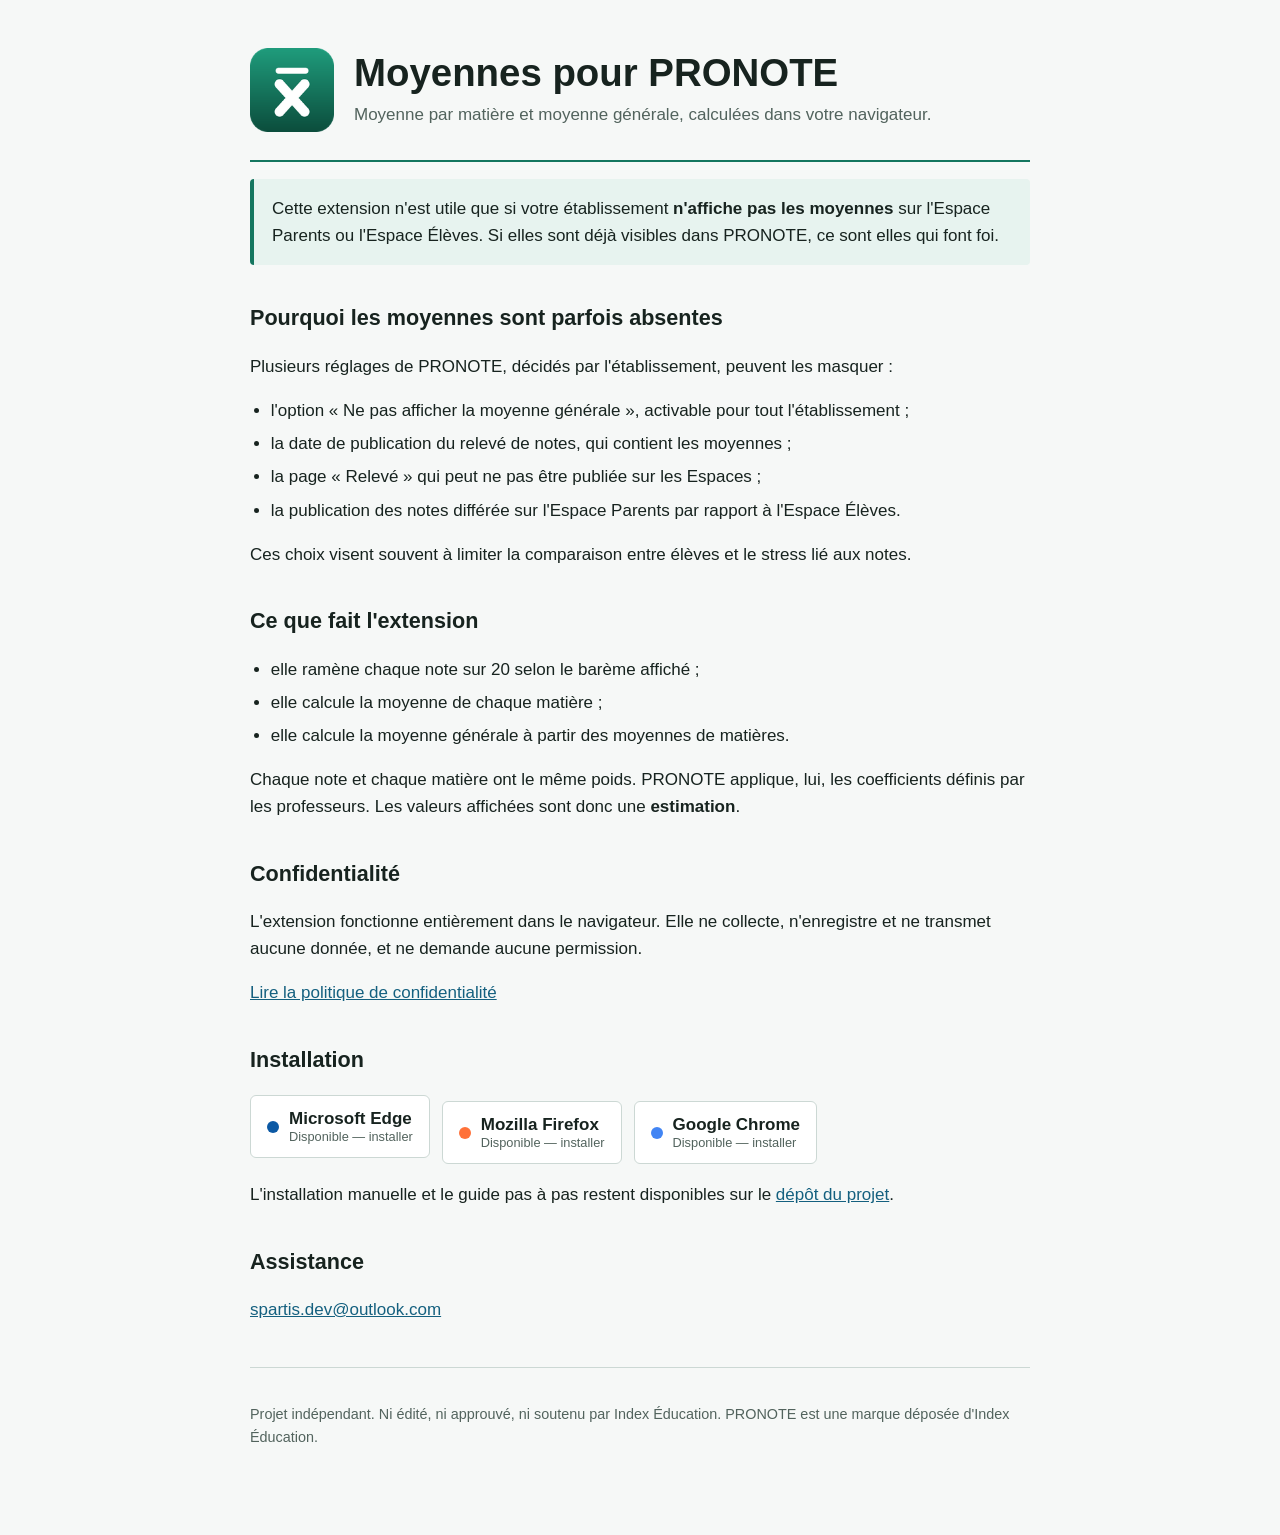
<file: docs/index.html>
<!doctype html>
<html lang="fr">
<head>
  <meta charset="utf-8">
  <meta name="viewport" content="width=device-width, initial-scale=1">
  <title>Moyennes pour PRONOTE</title>
  <meta name="description" content="Extension navigateur qui calcule la moyenne par matière et la moyenne générale dans PRONOTE lorsque l'établissement ne les affiche pas.">
  <link rel="icon" href="icon-128.png">
  <style>
    :root {
      color-scheme: light;
      --ink: #17231f;
      --muted: #52635d;
      --green: #14765f;
      --green-soft: #e7f3ef;
      --line: #ccd8d4;
    }

    * { box-sizing: border-box; }

    body {
      margin: 0;
      color: var(--ink);
      background: #f6f8f7;
      font-family: "Segoe UI", Candara, sans-serif;
      font-size: 17px;
      line-height: 1.6;
    }

    main {
      width: min(780px, calc(100% - 32px));
      margin: 0 auto;
      padding: 48px 0 72px;
    }

    header {
      display: flex;
      align-items: center;
      gap: 20px;
      padding-bottom: 28px;
      border-bottom: 2px solid var(--green);
    }

    header img { width: 84px; height: 84px; }

    h1 {
      margin: 0;
      font-size: 2.4rem;
      line-height: 1.1;
    }

    .tagline { margin: 6px 0 0; color: var(--muted); }

    h2 {
      margin: 36px 0 12px;
      font-size: 1.35rem;
    }

    ul { padding-left: 1.3rem; }
    li + li { margin-top: 6px; }

    .note {
      padding: 16px 18px;
      background: var(--green-soft);
      border-left: 4px solid var(--green);
      border-radius: 4px;
    }

    .stores {
      display: flex;
      flex-wrap: wrap;
      gap: 12px;
      margin: 18px 0 8px;
      padding: 0;
      list-style: none;
    }

    .store {
      display: flex;
      align-items: center;
      gap: 10px;
      padding: 12px 16px;
      background: #ffffff;
      border: 1px solid var(--line);
      border-radius: 6px;
      text-decoration: none;
      color: var(--ink);
    }

    a.store:hover {
      border-color: var(--green);
      box-shadow: 0 2px 8px rgb(20 118 95 / 14%);
    }

    .store span {
      display: block;
      font-weight: 600;
      line-height: 1.25;
    }

    .store small {
      display: block;
      color: var(--muted);
      font-size: 0.8rem;
      font-weight: 400;
    }

    .store .dot {
      width: 12px;
      height: 12px;
      flex: 0 0 auto;
      border-radius: 50%;
    }

    .store.is-pending {
      background: #f1f4f3;
    }

    a { color: #14607f; }

    footer {
      margin-top: 44px;
      padding-top: 20px;
      border-top: 1px solid var(--line);
      color: var(--muted);
      font-size: 0.9rem;
    }
  </style>
</head>
<body>
  <main>
    <header>
      <img src="icon-128.png" alt="">
      <div>
        <h1>Moyennes pour PRONOTE</h1>
        <p class="tagline">Moyenne par matière et moyenne générale, calculées dans votre navigateur.</p>
      </div>
    </header>

    <p class="note">Cette extension n'est utile que si votre établissement <strong>n'affiche pas les moyennes</strong> sur l'Espace Parents ou l'Espace Élèves. Si elles sont déjà visibles dans PRONOTE, ce sont elles qui font foi.</p>

    <h2>Pourquoi les moyennes sont parfois absentes</h2>
    <p>Plusieurs réglages de PRONOTE, décidés par l'établissement, peuvent les masquer :</p>
    <ul>
      <li>l'option « Ne pas afficher la moyenne générale », activable pour tout l'établissement ;</li>
      <li>la date de publication du relevé de notes, qui contient les moyennes ;</li>
      <li>la page « Relevé » qui peut ne pas être publiée sur les Espaces ;</li>
      <li>la publication des notes différée sur l'Espace Parents par rapport à l'Espace Élèves.</li>
    </ul>
    <p>Ces choix visent souvent à limiter la comparaison entre élèves et le stress lié aux notes.</p>

    <h2>Ce que fait l'extension</h2>
    <ul>
      <li>elle ramène chaque note sur 20 selon le barème affiché ;</li>
      <li>elle calcule la moyenne de chaque matière ;</li>
      <li>elle calcule la moyenne générale à partir des moyennes de matières.</li>
    </ul>
    <p>Chaque note et chaque matière ont le même poids. PRONOTE applique, lui, les coefficients définis par les professeurs. Les valeurs affichées sont donc une <strong>estimation</strong>.</p>

    <h2>Confidentialité</h2>
    <p>L'extension fonctionne entièrement dans le navigateur. Elle ne collecte, n'enregistre et ne transmet aucune donnée, et ne demande aucune permission.</p>
    <p><a href="confidentialite.html">Lire la politique de confidentialité</a></p>

    <h2>Installation</h2>
    <ul class="stores">
      <li>
        <a class="store" href="https://microsoftedge.microsoft.com/addons/detail/moyennes-pour-pronote/ojbadlllbkeffagbklaklijmbplaiaaa">
          <span class="dot" style="background:#0C59A4"></span>
          <span>Microsoft Edge<small>Disponible — installer</small></span>
        </a>
      </li>
      <li>
        <a class="store" href="https://addons.mozilla.org/fr/firefox/addon/moyennes-pour-pronote/">
          <span class="dot" style="background:#FF7139"></span>
          <span>Mozilla Firefox<small>Disponible — installer</small></span>
        </a>
      </li>
      <li>
        <a class="store" href="https://chromewebstore.google.com/detail/moyennes-pour-pronote/lifbhekomedcmnpkgbcicjodhcfbdoei">
          <span class="dot" style="background:#4285F4"></span>
          <span>Google Chrome<small>Disponible — installer</small></span>
        </a>
      </li>
    </ul>
    <p>L'installation manuelle et le guide pas à pas restent disponibles sur le <a href="https://github.com/SpartisPerso/moyennes-pour-pronote">dépôt du projet</a>.</p>

    <h2>Assistance</h2>
    <p><a href="mailto:spartis.dev@outlook.com">spartis.dev@outlook.com</a></p>

    <footer>
      <p>Projet indépendant. Ni édité, ni approuvé, ni soutenu par Index Éducation. PRONOTE est une marque déposée d'Index Éducation.</p>
    </footer>
  </main>
</body>
</html>
</file>
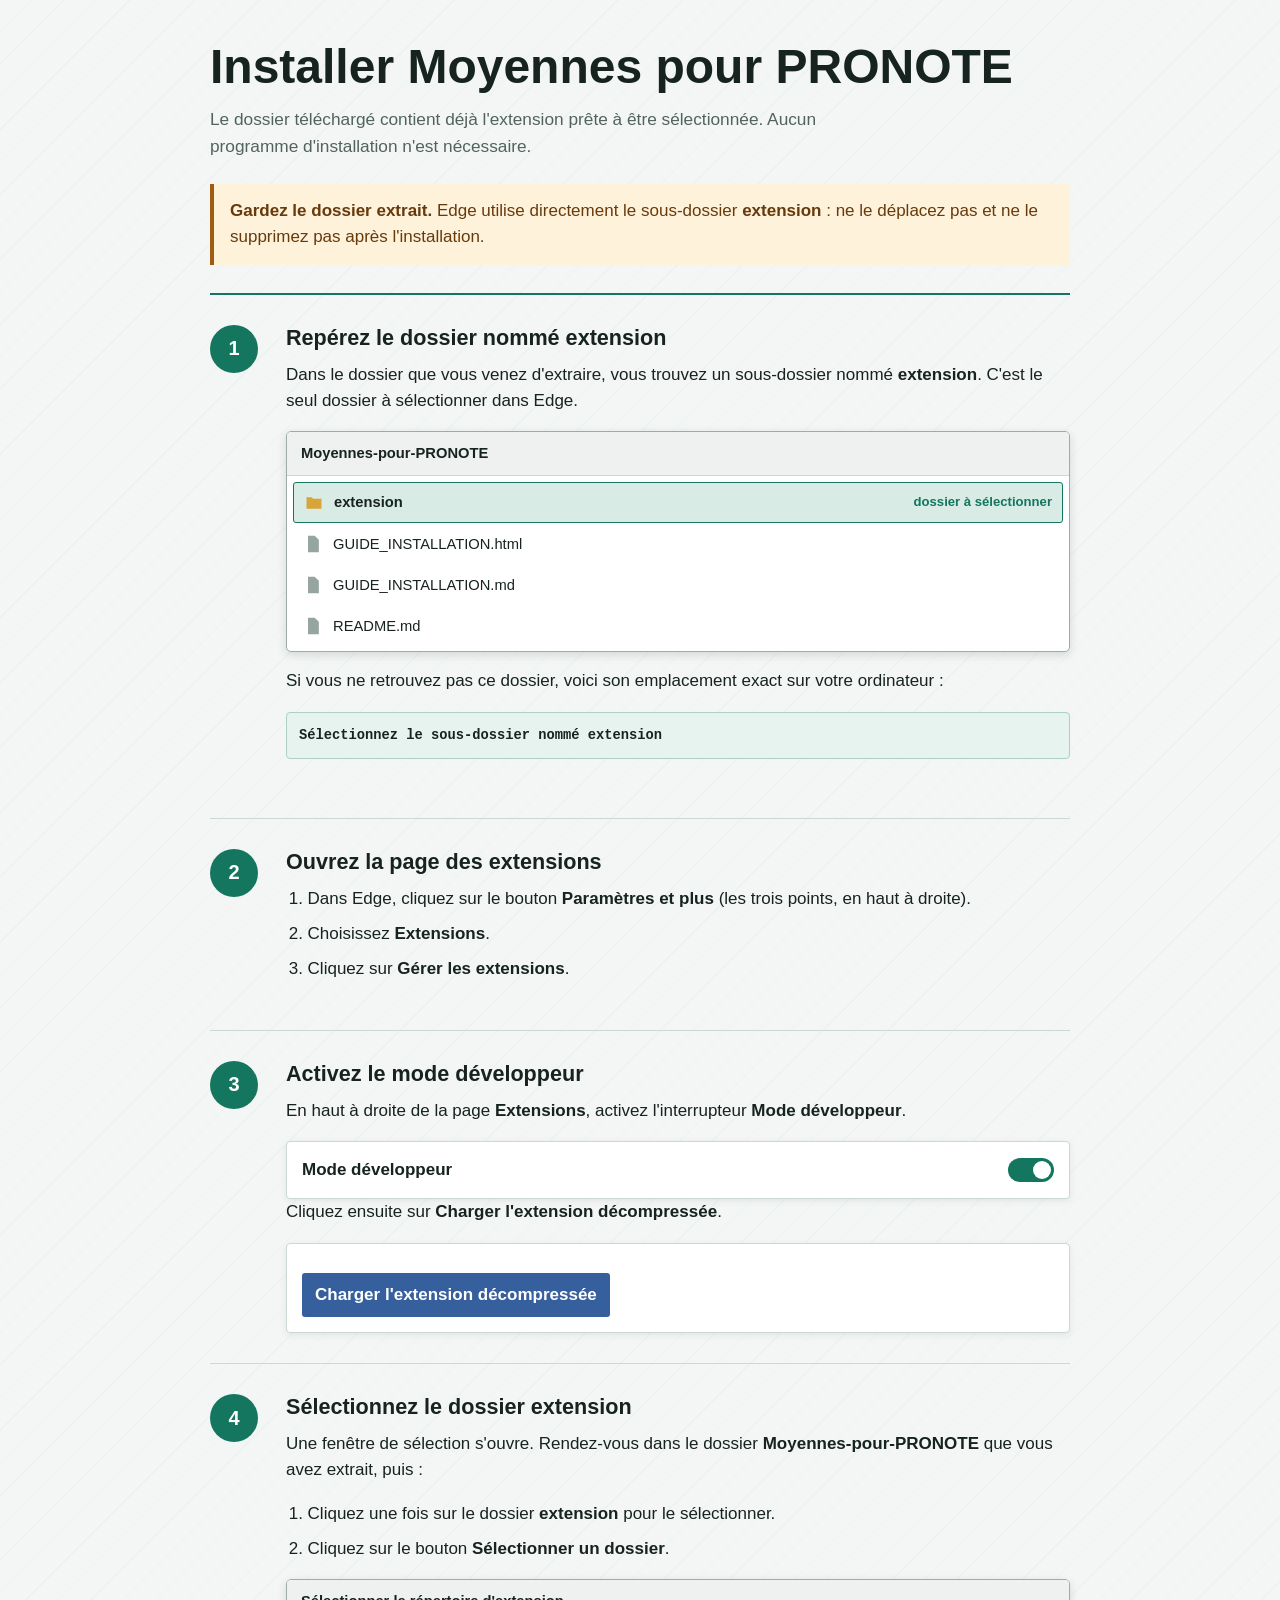
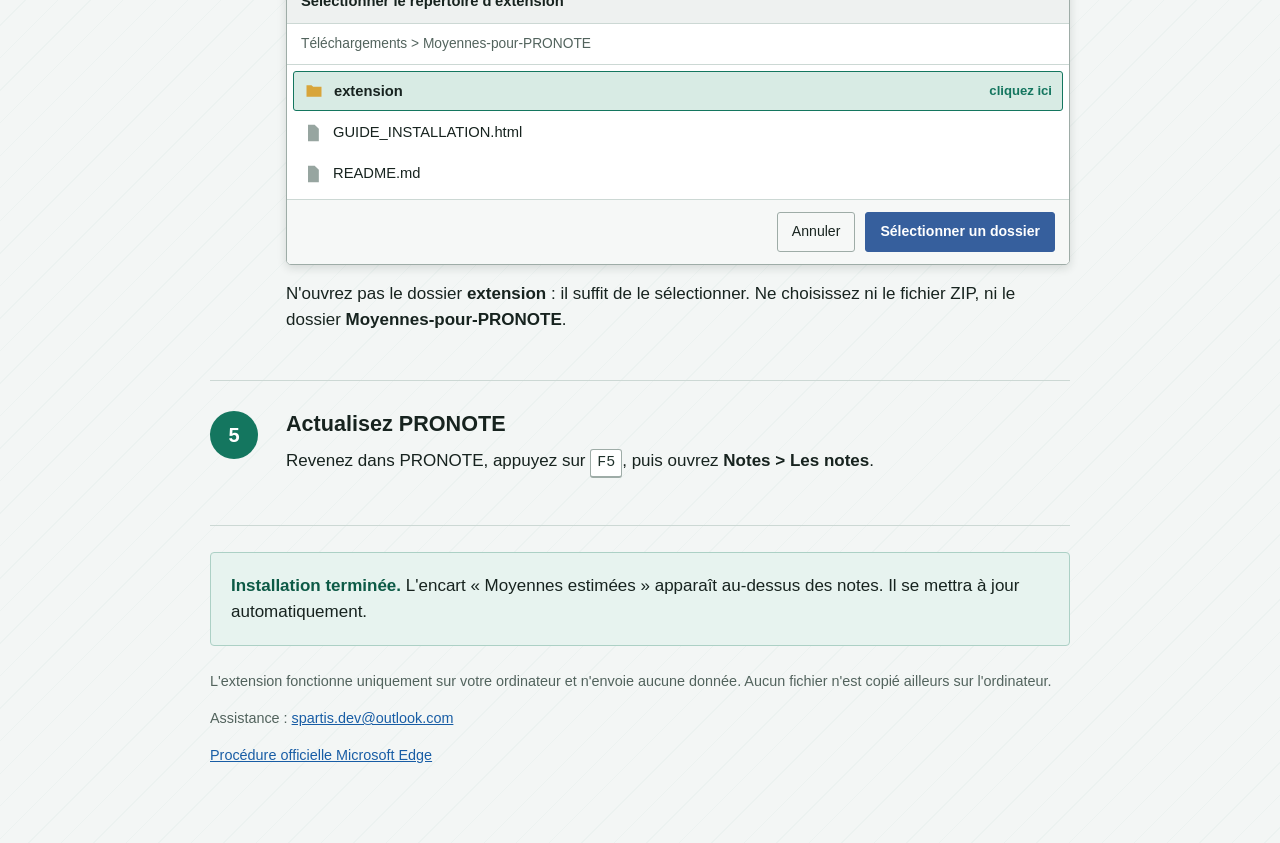
<file: GUIDE_INSTALLATION.html>
<!doctype html>
<html lang="fr">
<head>
  <meta charset="utf-8">
  <meta name="viewport" content="width=device-width, initial-scale=1">
  <title>Installer Moyennes pour PRONOTE</title>
  <style>
    :root {
      color-scheme: light;
      --ink: #17231f;
      --muted: #52635d;
      --green: #14765f;
      --green-soft: #e7f3ef;
      --amber: #a05a12;
      --amber-soft: #fff2db;
      --line: #ccd8d4;
      --paper: #ffffff;
    }

    * {
      box-sizing: border-box;
      letter-spacing: 0;
    }

    body {
      margin: 0;
      color: var(--ink);
      background-color: #f3f6f5;
      background-image: repeating-linear-gradient(135deg, transparent 0 22px, rgb(20 118 95 / 3%) 22px 23px);
      font-family: Candara, "Segoe UI", sans-serif;
      font-size: 17px;
      line-height: 1.55;
    }

    main {
      width: min(860px, calc(100% - 32px));
      margin: 0 auto;
      padding: 42px 0 64px;
    }

    header {
      padding: 0 0 28px;
      border-bottom: 2px solid var(--green);
    }

    h1,
    h2 {
      font-family: Bahnschrift, "Segoe UI Variable", sans-serif;
      font-weight: 650;
    }

    h1 {
      margin: 0;
      font-size: 3rem;
      line-height: 1.05;
    }

    .intro {
      max-width: 650px;
      margin: 14px 0 0;
      color: var(--muted);
      font-size: 1.08rem;
    }

    .notice {
      margin: 24px 0 0;
      padding: 14px 16px;
      color: #673a0c;
      background: var(--amber-soft);
      border-left: 4px solid var(--amber);
    }

    .step {
      display: grid;
      grid-template-columns: 58px minmax(0, 1fr);
      gap: 18px;
      padding: 30px 0;
      border-bottom: 1px solid var(--line);
    }

    .number {
      display: grid;
      width: 48px;
      height: 48px;
      place-items: center;
      color: #ffffff;
      background: var(--green);
      border-radius: 50%;
      font-family: Bahnschrift, sans-serif;
      font-size: 1.25rem;
      font-weight: 700;
    }

    h2 {
      margin: 0 0 10px;
      font-size: 1.35rem;
      line-height: 1.25;
    }

    p,
    ol {
      margin-top: 0;
    }

    ol {
      padding-left: 1.35rem;
    }

    li + li {
      margin-top: 9px;
    }

    .mock {
      margin-top: 16px;
      padding: 15px;
      background: var(--paper);
      border: 1px solid var(--line);
      border-radius: 4px;
      box-shadow: 0 2px 7px rgb(23 35 31 / 8%);
    }

    .mock-row {
      display: flex;
      align-items: center;
      justify-content: space-between;
      gap: 16px;
      font-weight: 700;
    }

    .switch {
      position: relative;
      flex: 0 0 auto;
      width: 46px;
      height: 24px;
      background: var(--green);
      border-radius: 20px;
    }

    .switch::after {
      position: absolute;
      top: 3px;
      right: 3px;
      width: 18px;
      height: 18px;
      content: "";
      background: #ffffff;
      border-radius: 50%;
    }

    .mock-button {
      display: inline-block;
      margin-top: 14px;
      padding: 9px 13px;
      color: #ffffff;
      background: #365f9d;
      border-radius: 3px;
      font-weight: 700;
    }

    .folder-tree {
      margin: 16px 0;
      padding: 14px 16px;
      overflow-wrap: anywhere;
      color: #20322c;
      background: var(--paper);
      border: 1px solid var(--line);
      border-radius: 4px;
      font-family: Consolas, monospace;
      font-size: 0.9rem;
      line-height: 1.7;
    }

    .folder-tree strong {
      color: var(--green);
    }

    .picker {
      margin: 16px 0;
      overflow: hidden;
      background: var(--paper);
      border: 1px solid #9eaca7;
      border-radius: 5px;
      box-shadow: 0 3px 10px rgb(23 35 31 / 14%);
      font-size: 0.92rem;
    }

    .picker-title {
      padding: 10px 14px;
      background: #eef1f0;
      border-bottom: 1px solid var(--line);
      font-weight: 700;
    }

    .picker-path {
      padding: 9px 14px;
      color: var(--muted);
      border-bottom: 1px solid var(--line);
      font-size: 0.86rem;
      overflow-wrap: anywhere;
    }

    .picker-list {
      margin: 0;
      padding: 6px;
      list-style: none;
    }

    .picker-item {
      display: flex;
      align-items: center;
      gap: 10px;
      padding: 8px 10px;
      border-radius: 3px;
      overflow-wrap: anywhere;
    }

    .picker-item + .picker-item {
      margin-top: 2px;
    }

    .picker-item.is-selected {
      background: #d8ebe4;
      border: 1px solid var(--green);
      font-weight: 700;
    }

    .picker-item svg {
      flex: 0 0 auto;
      width: 20px;
      height: 20px;
    }

    .icon-folder {
      fill: #d8a53a;
    }

    .icon-file {
      fill: #97a5a0;
    }

    .picker-note {
      margin-left: auto;
      color: var(--green);
      font-size: 0.82rem;
      font-weight: 700;
      white-space: nowrap;
    }

    .picker-actions {
      display: flex;
      justify-content: flex-end;
      gap: 10px;
      padding: 12px 14px;
      background: #f6f8f7;
      border-top: 1px solid var(--line);
    }

    .picker-actions span {
      padding: 8px 14px;
      border: 1px solid #9eaca7;
      border-radius: 3px;
      font-size: 0.88rem;
    }

    .picker-actions .is-primary {
      color: #ffffff;
      background: #365f9d;
      border-color: #365f9d;
      font-weight: 700;
    }

    .path-box {
      display: grid;
      grid-template-columns: minmax(0, 1fr) auto;
      align-items: center;
      gap: 12px;
      padding: 12px;
      background: var(--green-soft);
      border: 1px solid #acd0c5;
      border-radius: 4px;
    }

    .path-value {
      min-width: 0;
      overflow-wrap: anywhere;
      font-family: Consolas, monospace;
      font-size: 0.86rem;
      font-weight: 700;
    }

    .copy-button {
      padding: 10px 13px;
      color: #ffffff;
      background: var(--green);
      border: 0;
      border-radius: 3px;
      cursor: pointer;
      font: inherit;
      font-weight: 700;
    }

    .copy-button:hover {
      background: #0d5a46;
    }

    .copy-status {
      min-height: 1.5em;
      margin: 7px 0 0;
      color: #0d5a46;
      font-size: 0.9rem;
      font-weight: 700;
    }

    kbd {
      display: inline-block;
      min-width: 1.8em;
      padding: 1px 6px;
      color: #20322c;
      background: #ffffff;
      border: 1px solid #9eaca7;
      border-bottom-width: 2px;
      border-radius: 3px;
      font-family: Consolas, monospace;
      font-size: 0.88em;
      text-align: center;
    }

    .success {
      margin-top: 26px;
      padding: 20px;
      background: var(--green-soft);
      border: 1px solid #acd0c5;
      border-radius: 4px;
    }

    .success strong {
      color: #0d5a46;
    }

    footer {
      padding-top: 24px;
      color: var(--muted);
      font-size: 0.9rem;
    }

    a {
      color: #185da5;
    }

    @media (max-width: 560px) {
      main {
        width: min(100% - 24px, 860px);
        padding-top: 28px;
      }

      .step {
        grid-template-columns: 42px minmax(0, 1fr);
        gap: 12px;
      }

      .number {
        width: 38px;
        height: 38px;
        font-size: 1rem;
      }

      h1 {
        font-size: 2.2rem;
      }

      .path-box {
        grid-template-columns: 1fr;
      }

      .copy-button {
        width: 100%;
      }
    }
  </style>
</head>
<body>
  <main>
    <header>
      <h1>Installer Moyennes pour PRONOTE</h1>
      <p class="intro">Le dossier téléchargé contient déjà l'extension prête à être sélectionnée. Aucun programme d'installation n'est nécessaire.</p>
      <div class="notice"><strong>Gardez le dossier extrait.</strong> Edge utilise directement le sous-dossier <strong>extension</strong> : ne le déplacez pas et ne le supprimez pas après l'installation.</div>
    </header>

    <section class="step">
      <div class="number">1</div>
      <div>
        <h2>Repérez le dossier nommé extension</h2>
        <p>Dans le dossier que vous venez d'extraire, vous trouvez un sous-dossier nommé <strong>extension</strong>. C'est le seul dossier à sélectionner dans Edge.</p>
        <div class="picker" aria-label="Exemple du contenu du dossier extrait">
          <div class="picker-title">Moyennes-pour-PRONOTE</div>
          <ul class="picker-list">
            <li class="picker-item is-selected">
              <svg class="icon-folder" viewBox="0 0 24 24" aria-hidden="true"><path d="M3 5h6l2 2h10v12H3z"/></svg>
              <span>extension</span>
              <span class="picker-note">dossier à sélectionner</span>
            </li>
            <li class="picker-item">
              <svg class="icon-file" viewBox="0 0 24 24" aria-hidden="true"><path d="M6 2h8l5 5v15H6z"/></svg>
              <span>GUIDE_INSTALLATION.html</span>
            </li>
            <li class="picker-item">
              <svg class="icon-file" viewBox="0 0 24 24" aria-hidden="true"><path d="M6 2h8l5 5v15H6z"/></svg>
              <span>GUIDE_INSTALLATION.md</span>
            </li>
            <li class="picker-item">
              <svg class="icon-file" viewBox="0 0 24 24" aria-hidden="true"><path d="M6 2h8l5 5v15H6z"/></svg>
              <span>README.md</span>
            </li>
          </ul>
        </div>
        <p>Si vous ne retrouvez pas ce dossier, voici son emplacement exact sur votre ordinateur :</p>
        <div class="path-box">
          <span class="path-value" id="extension-path">Sous-dossier extension</span>
          <button class="copy-button" id="copy-path" type="button">Copier le chemin</button>
        </div>
        <p class="copy-status" id="copy-status" aria-live="polite"></p>
      </div>
    </section>

    <section class="step">
      <div class="number">2</div>
      <div>
        <h2>Ouvrez la page des extensions</h2>
        <ol>
          <li>Dans Edge, cliquez sur le bouton <strong>Paramètres et plus</strong> (les trois points, en haut à droite).</li>
          <li>Choisissez <strong>Extensions</strong>.</li>
          <li>Cliquez sur <strong>Gérer les extensions</strong>.</li>
        </ol>
      </div>
    </section>

    <section class="step">
      <div class="number">3</div>
      <div>
        <h2>Activez le mode développeur</h2>
        <p>En haut à droite de la page <strong>Extensions</strong>, activez l'interrupteur <strong>Mode développeur</strong>.</p>
        <div class="mock" aria-label="Exemple visuel du mode développeur activé">
          <div class="mock-row"><span>Mode développeur</span><span class="switch" aria-hidden="true"></span></div>
        </div>
        <p>Cliquez ensuite sur <strong>Charger l'extension décompressée</strong>.</p>
        <div class="mock" aria-label="Exemple visuel du bouton à utiliser">
          <span class="mock-button">Charger l'extension décompressée</span>
        </div>
      </div>
    </section>

    <section class="step">
      <div class="number">4</div>
      <div>
        <h2>Sélectionnez le dossier extension</h2>
        <p>Une fenêtre de sélection s'ouvre. Rendez-vous dans le dossier <strong>Moyennes-pour-PRONOTE</strong> que vous avez extrait, puis :</p>
        <ol>
          <li>Cliquez une fois sur le dossier <strong>extension</strong> pour le sélectionner.</li>
          <li>Cliquez sur le bouton <strong>Sélectionner un dossier</strong>.</li>
        </ol>
        <div class="picker" aria-label="Exemple de la fenêtre de sélection de dossier">
          <div class="picker-title">Sélectionner le répertoire d'extension</div>
          <div class="picker-path">Téléchargements &gt; Moyennes-pour-PRONOTE</div>
          <ul class="picker-list">
            <li class="picker-item is-selected">
              <svg class="icon-folder" viewBox="0 0 24 24" aria-hidden="true"><path d="M3 5h6l2 2h10v12H3z"/></svg>
              <span>extension</span>
              <span class="picker-note">cliquez ici</span>
            </li>
            <li class="picker-item">
              <svg class="icon-file" viewBox="0 0 24 24" aria-hidden="true"><path d="M6 2h8l5 5v15H6z"/></svg>
              <span>GUIDE_INSTALLATION.html</span>
            </li>
            <li class="picker-item">
              <svg class="icon-file" viewBox="0 0 24 24" aria-hidden="true"><path d="M6 2h8l5 5v15H6z"/></svg>
              <span>README.md</span>
            </li>
          </ul>
          <div class="picker-actions">
            <span>Annuler</span>
            <span class="is-primary">Sélectionner un dossier</span>
          </div>
        </div>
        <p>N'ouvrez pas le dossier <strong>extension</strong> : il suffit de le sélectionner. Ne choisissez ni le fichier ZIP, ni le dossier <strong>Moyennes-pour-PRONOTE</strong>.</p>
      </div>
    </section>

    <section class="step">
      <div class="number">5</div>
      <div>
        <h2>Actualisez PRONOTE</h2>
        <p>Revenez dans PRONOTE, appuyez sur <kbd>F5</kbd>, puis ouvrez <strong>Notes &gt; Les notes</strong>.</p>
      </div>
    </section>

    <div class="success">
      <strong>Installation terminée.</strong> L'encart « Moyennes estimées » apparaît au-dessus des notes. Il se mettra à jour automatiquement.
    </div>

    <footer>
      <p>L'extension fonctionne uniquement sur votre ordinateur et n'envoie aucune donnée. Aucun fichier n'est copié ailleurs sur l'ordinateur.</p>
      <p>Assistance : <a href="mailto:spartis.dev@outlook.com">spartis.dev@outlook.com</a></p>
      <p><a href="https://learn.microsoft.com/microsoft-edge/extensions/getting-started/extension-sideloading">Procédure officielle Microsoft Edge</a></p>
    </footer>
  </main>
  <script>
    const pathValue = document.getElementById("extension-path");
    const copyButton = document.getElementById("copy-path");
    const copyStatus = document.getElementById("copy-status");

    function extensionFolderPath() {
      if (location.protocol !== "file:") {
        return "";
      }

      const guidePath = decodeURIComponent(location.pathname)
        .replace(/^\/([A-Za-z]:)/, "$1")
        .replaceAll("/", "\\");
      return `${guidePath.slice(0, guidePath.lastIndexOf("\\"))}\\extension`;
    }

    async function copyText(value) {
      try {
        await navigator.clipboard.writeText(value);
      } catch {
        const textArea = document.createElement("textarea");
        textArea.value = value;
        textArea.style.position = "fixed";
        textArea.style.opacity = "0";
        document.body.append(textArea);
        textArea.select();
        const copied = document.execCommand("copy");
        textArea.remove();
        if (!copied) {
          throw new Error("copy failed");
        }
      }
    }

    const extensionPath = extensionFolderPath();
    if (extensionPath) {
      pathValue.textContent = extensionPath;
      copyButton.addEventListener("click", async () => {
        try {
          await copyText(extensionPath);
          copyStatus.textContent = "Chemin copié. Collez-le dans la barre d'adresse de la fenêtre de sélection.";
        } catch {
          copyStatus.textContent = "Copie impossible : sélectionnez manuellement le sous-dossier extension.";
        }
      });
    } else {
      pathValue.textContent = "Sélectionnez le sous-dossier nommé extension";
      copyButton.hidden = true;
    }
  </script>
</body>
</html>
</file>
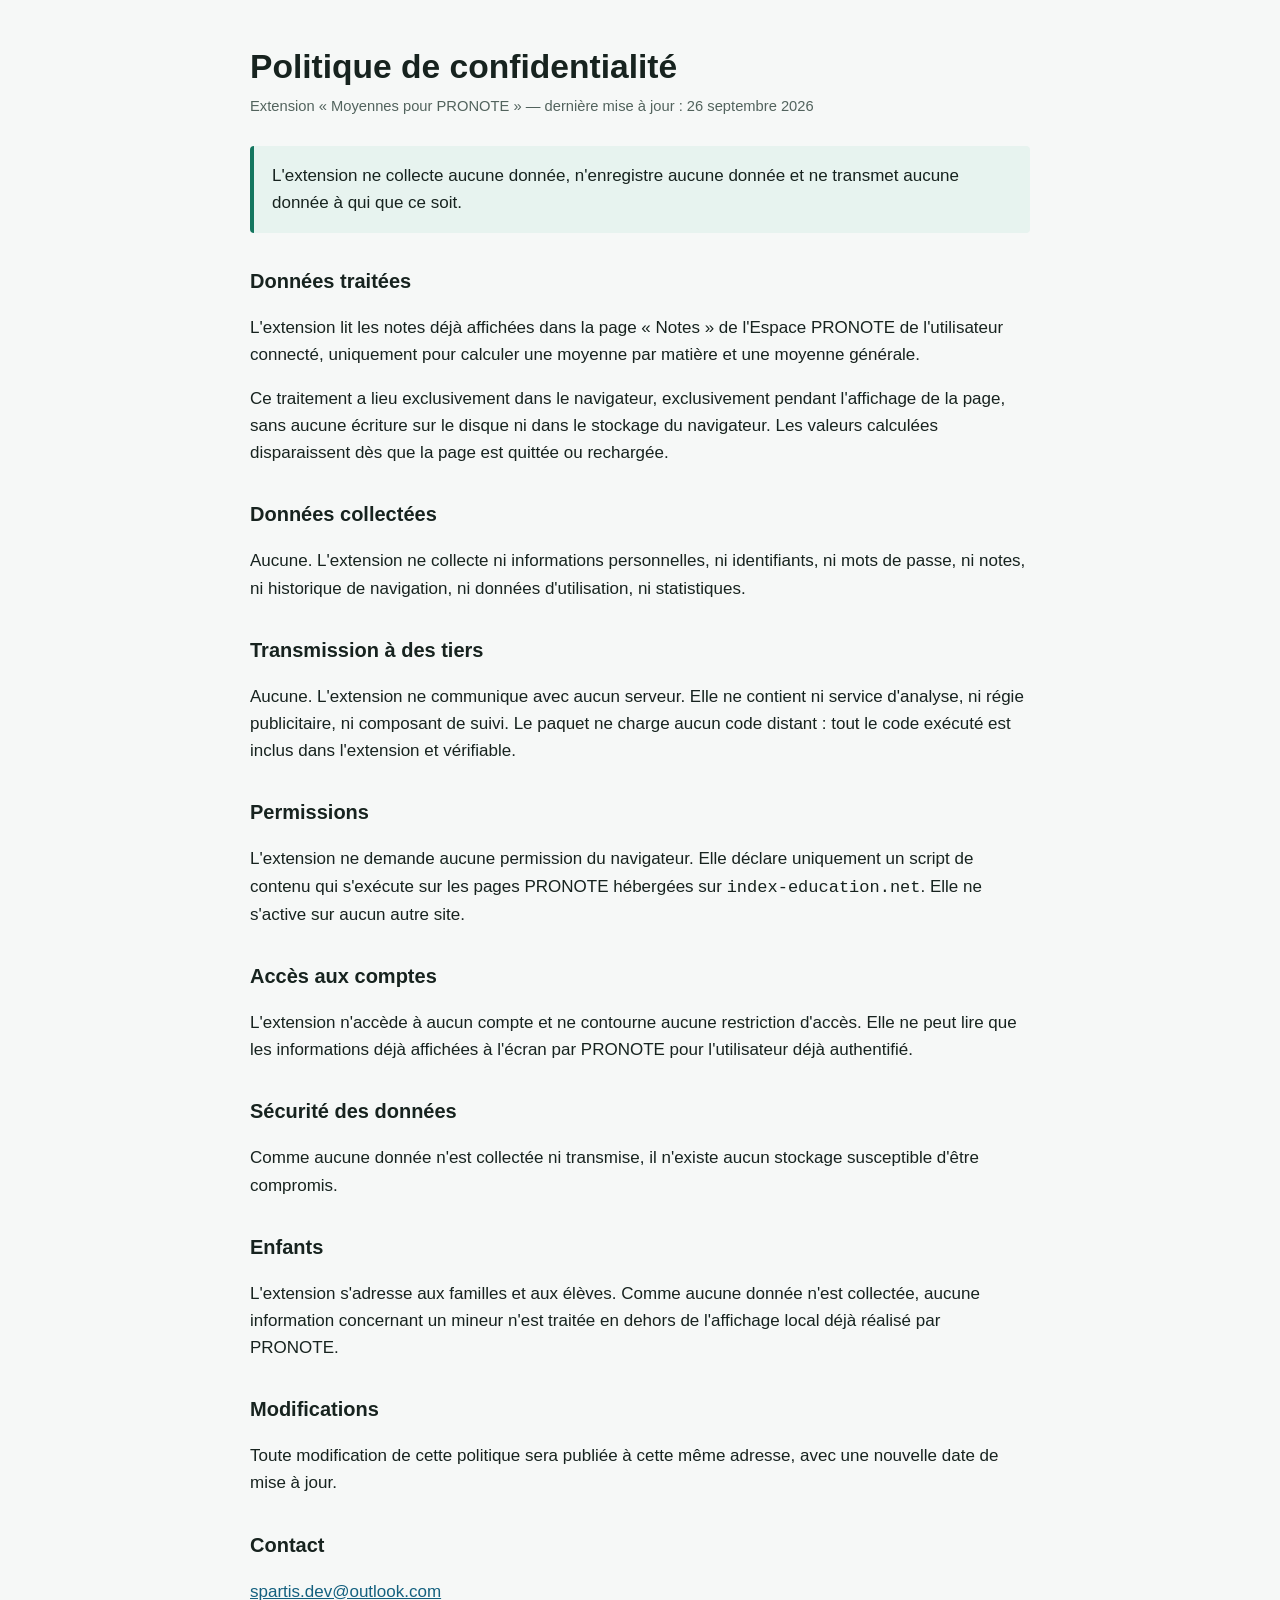
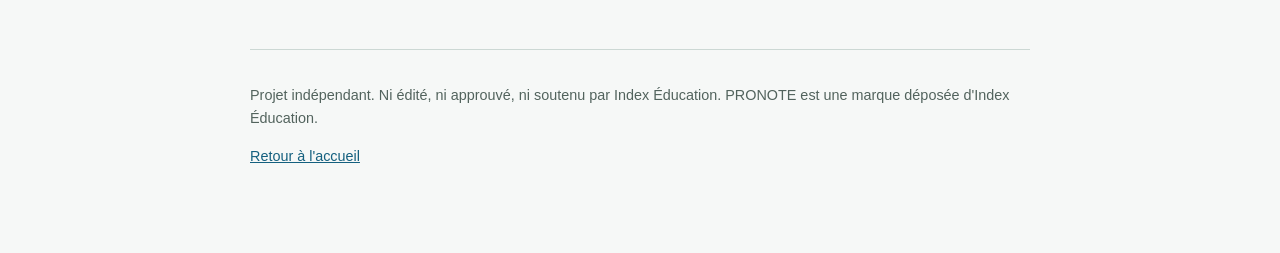
<file: docs/confidentialite.html>
<!doctype html>
<html lang="fr">
<head>
  <meta charset="utf-8">
  <meta name="viewport" content="width=device-width, initial-scale=1">
  <title>Politique de confidentialité — Moyennes pour PRONOTE</title>
  <meta name="description" content="Politique de confidentialité de l'extension Moyennes pour PRONOTE : aucune collecte, aucune transmission de données.">
  <link rel="icon" href="icon-128.png">
  <style>
    :root {
      color-scheme: light;
      --ink: #17231f;
      --muted: #52635d;
      --green: #14765f;
      --green-soft: #e7f3ef;
      --line: #ccd8d4;
    }

    * { box-sizing: border-box; }

    body {
      margin: 0;
      color: var(--ink);
      background: #f6f8f7;
      font-family: "Segoe UI", Candara, sans-serif;
      font-size: 17px;
      line-height: 1.6;
    }

    main {
      width: min(780px, calc(100% - 32px));
      margin: 0 auto;
      padding: 48px 0 72px;
    }

    h1 {
      margin: 0;
      font-size: 2.1rem;
      line-height: 1.15;
    }

    .updated { margin: 8px 0 28px; color: var(--muted); font-size: 0.92rem; }

    h2 { margin: 32px 0 10px; font-size: 1.25rem; }

    .note {
      padding: 16px 18px;
      background: var(--green-soft);
      border-left: 4px solid var(--green);
      border-radius: 4px;
    }

    a { color: #14607f; }

    footer {
      margin-top: 44px;
      padding-top: 20px;
      border-top: 1px solid var(--line);
      color: var(--muted);
      font-size: 0.9rem;
    }
  </style>
</head>
<body>
  <main>
    <h1>Politique de confidentialité</h1>
    <p class="updated">Extension « Moyennes pour PRONOTE » — dernière mise à jour : 26 septembre 2026</p>

    <p class="note">L'extension ne collecte aucune donnée, n'enregistre aucune donnée et ne transmet aucune donnée à qui que ce soit.</p>

    <h2>Données traitées</h2>
    <p>L'extension lit les notes déjà affichées dans la page « Notes » de l'Espace PRONOTE de l'utilisateur connecté, uniquement pour calculer une moyenne par matière et une moyenne générale.</p>
    <p>Ce traitement a lieu exclusivement dans le navigateur, exclusivement pendant l'affichage de la page, sans aucune écriture sur le disque ni dans le stockage du navigateur. Les valeurs calculées disparaissent dès que la page est quittée ou rechargée.</p>

    <h2>Données collectées</h2>
    <p>Aucune. L'extension ne collecte ni informations personnelles, ni identifiants, ni mots de passe, ni notes, ni historique de navigation, ni données d'utilisation, ni statistiques.</p>

    <h2>Transmission à des tiers</h2>
    <p>Aucune. L'extension ne communique avec aucun serveur. Elle ne contient ni service d'analyse, ni régie publicitaire, ni composant de suivi. Le paquet ne charge aucun code distant : tout le code exécuté est inclus dans l'extension et vérifiable.</p>

    <h2>Permissions</h2>
    <p>L'extension ne demande aucune permission du navigateur. Elle déclare uniquement un script de contenu qui s'exécute sur les pages PRONOTE hébergées sur <code>index-education.net</code>. Elle ne s'active sur aucun autre site.</p>

    <h2>Accès aux comptes</h2>
    <p>L'extension n'accède à aucun compte et ne contourne aucune restriction d'accès. Elle ne peut lire que les informations déjà affichées à l'écran par PRONOTE pour l'utilisateur déjà authentifié.</p>

    <h2>Sécurité des données</h2>
    <p>Comme aucune donnée n'est collectée ni transmise, il n'existe aucun stockage susceptible d'être compromis.</p>

    <h2>Enfants</h2>
    <p>L'extension s'adresse aux familles et aux élèves. Comme aucune donnée n'est collectée, aucune information concernant un mineur n'est traitée en dehors de l'affichage local déjà réalisé par PRONOTE.</p>

    <h2>Modifications</h2>
    <p>Toute modification de cette politique sera publiée à cette même adresse, avec une nouvelle date de mise à jour.</p>

    <h2>Contact</h2>
    <p><a href="mailto:spartis.dev@outlook.com">spartis.dev@outlook.com</a></p>

    <footer>
      <p>Projet indépendant. Ni édité, ni approuvé, ni soutenu par Index Éducation. PRONOTE est une marque déposée d'Index Éducation.</p>
      <p><a href="index.html">Retour à l'accueil</a></p>
    </footer>
  </main>
</body>
</html>
</file>
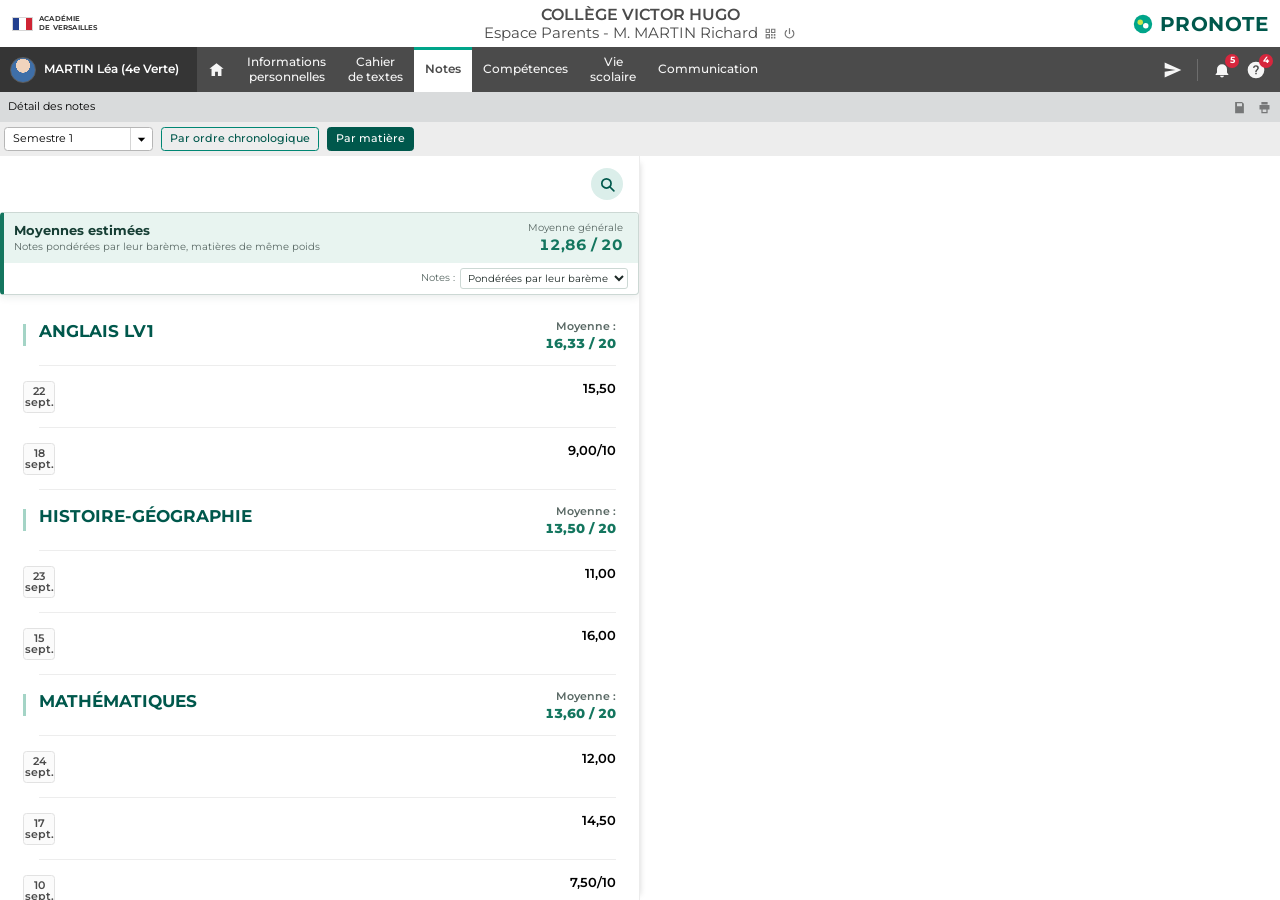
<file: tools/store-screenshot.html>
<!doctype html>
<html lang="fr">
  <head>
    <meta charset="utf-8" />
    <title>Capture boutique - Moyennes pour PRONOTE</title>
    <link rel="preconnect" href="https://fonts.googleapis.com" />
    <link rel="preconnect" href="https://fonts.gstatic.com" crossorigin />
    <link
      href="https://fonts.googleapis.com/css2?family=Montserrat:wght@400;500;600;700&display=swap"
      rel="stylesheet"
    />
    <link rel="stylesheet" href="../extension/content.css" />
    <style>
      /* Reconstitution de l'interface PRONOTE (mesures relevees sur une page reelle). */
      * {
        box-sizing: border-box;
      }

      /* PRONOTE fixe la racine a 10px : content.css etant en rem, c'est indispensable. */
      html {
        font-size: 10px;
      }

      body {
        margin: 0;
        background: #52585c;
        font: 400 11px/1.2 Montserrat, Arial, Verdana, Geneva, Helvetica, sans-serif;
        color: #000;
      }

      /* Capture headless en 1680x1050 (16:10) puis reduction a 1280x800 : tout tient sans coupure. */
      #shot {
        width: 100vw;
        height: 100vh;
        overflow: hidden;
        background: #fff;
        display: flex;
        flex-direction: column;
      }

      /* ---------- Bandeau etablissement ---------- */
      .ObjetBandeauEspace {
        height: 47px;
        flex: 0 0 47px;
        background: rgba(255, 255, 255, 0.97);
        color: #4b4b4b;
        display: flex;
        align-items: center;
        padding: 0 12px;
        position: relative;
      }

      .crest {
        display: flex;
        align-items: center;
        gap: 6px;
      }

      .crest-flag {
        width: 21px;
        height: 14px;
        display: flex;
        border: 1px solid #d6d6d6;
      }

      .crest-flag i {
        flex: 1;
      }

      .crest-flag i:nth-child(1) {
        background: #23408f;
      }
      .crest-flag i:nth-child(2) {
        background: #fff;
      }
      .crest-flag i:nth-child(3) {
        background: #cf2434;
      }

      .crest-text {
        font-size: 7px;
        font-weight: 700;
        line-height: 1.15;
        color: #3a3a3a;
        letter-spacing: 0.2px;
      }

      .ibe_centre {
        position: absolute;
        left: 50%;
        transform: translateX(-50%);
        text-align: center;
        line-height: 1.2;
      }

      .ibe_centre .etab {
        font-size: 16px;
        font-weight: 600;
        color: #4b4b4b;
      }

      .ibe_centre .espace {
        font-size: 15px;
        font-weight: 400;
        color: #4b4b4b;
        display: flex;
        align-items: center;
        justify-content: center;
        gap: 6px;
      }

      .ibe_centre .espace svg {
        opacity: 0.75;
      }

      .ibe_droite {
        margin-left: auto;
        display: flex;
        align-items: center;
        gap: 6px;
        font-size: 20px;
        font-weight: 700;
        letter-spacing: 0.5px;
        color: #00584c;
      }

      /* ---------- Menu principal ---------- */
      .objetBandeauEntete_menu {
        height: 45px;
        flex: 0 0 45px;
        background: #4b4b4b;
        display: flex;
        align-items: stretch;
        color: #f6f6f6;
      }

      .objetBandeauEntete_membres {
        width: 197px;
        background: #353535;
        display: flex;
        align-items: center;
        gap: 8px;
        padding: 0 10px;
        font-size: 12px;
        font-weight: 600;
        color: #fff;
      }

      .avatar {
        width: 26px;
        height: 26px;
        border-radius: 50%;
        flex: 0 0 26px;
        background: radial-gradient(circle at 50% 32%, #f0d3bd 0 34%, #3f6fa8 35% 100%);
        border: 1px solid #5d5d5d;
      }

      .onglets-wrapper {
        display: flex;
        align-items: stretch;
      }

      .item-menu_niveau0 {
        display: flex;
        align-items: center;
        justify-content: center;
        text-align: center;
        padding: 0 11px;
        font-size: 12px;
        font-weight: 500;
        line-height: 1.2;
        color: #f6f6f6;
        white-space: pre-line;
      }

      .item-menu_niveau0.actif {
        background: #fff;
        color: #4b4b4b;
        font-weight: 600;
        box-shadow: inset 0 3px 0 #00a58a;
      }

      .menu-commandes {
        margin-left: auto;
        display: flex;
        align-items: center;
        gap: 14px;
        padding: 0 14px;
      }

      .menu-commandes .sep {
        width: 1px;
        height: 22px;
        background: #6d6d6d;
      }

      .badge-wrap {
        position: relative;
        display: flex;
      }

      .badge {
        position: absolute;
        top: -6px;
        right: -7px;
        min-width: 14px;
        height: 14px;
        border-radius: 7px;
        background: #d7263d;
        color: #fff;
        font-size: 9px;
        font-weight: 700;
        display: flex;
        align-items: center;
        justify-content: center;
        padding: 0 3px;
      }

      /* ---------- Bandeau titre ---------- */
      .objetBandeauEntete_secondmenu {
        height: 30px;
        flex: 0 0 30px;
        background: #d9dbdc;
        display: flex;
        align-items: center;
        padding: 0 8px;
      }

      .objetBandeauEntete_secondmenu h1 {
        margin: 0;
        font-size: 11px;
        font-weight: 400;
        color: #000;
      }

      .objetBandeauEntete_secondmenu .commandes {
        margin-left: auto;
        display: flex;
        gap: 10px;
        opacity: 0.45;
      }

      /* ---------- Bandeau filtres ---------- */
      .objetBandeauEntete_thirdmenu {
        height: 34px;
        flex: 0 0 34px;
        background: #ededed;
        display: flex;
        align-items: center;
        gap: 8px;
        padding: 0 4px;
      }

      .ObjetSaisie {
        width: 149px;
        height: 24px;
        background: #fff;
        border: 1px solid #b6b6b6;
        border-radius: 3.5px;
        display: flex;
        align-items: center;
        padding: 0 6px 0 8px;
        font-size: 11px;
        color: #000;
      }

      .ObjetSaisie .caret {
        margin-left: auto;
        border-left: 1px solid #d5d5d5;
        padding-left: 6px;
        height: 100%;
        display: flex;
        align-items: center;
      }

      .iecb {
        height: 24px;
        border: 1px solid #008673;
        border-radius: 3.5px;
        color: #00584c;
        font-size: 11px;
        font-weight: 500;
        display: flex;
        align-items: center;
        padding: 5px 8px;
      }

      .iecb.is-checked {
        background: #00584c;
        border-color: #00584c;
        color: #fff;
      }

      /* ---------- Zone principale ---------- */
      .interface_affV_client {
        flex: 1 1 auto;
        display: flex;
        min-height: 0;
      }

      .liste-contain {
        width: 50%;
        flex: 0 0 50%;
        display: flex;
        flex-direction: column;
        min-height: 0;
        box-shadow: 6px 0.5px 6px -6px rgba(0, 0, 0, 0.16);
        border-right: 1px solid #ececec;
      }

      .liste_btnentete {
        height: 56px;
        flex: 0 0 56px;
        display: flex;
        align-items: center;
        justify-content: flex-end;
        padding: 12px 16px;
      }

      .btn-recherche {
        width: 32px;
        height: 32px;
        border-radius: 50%;
        background: #dbeeea;
        color: #00584c;
        display: flex;
        align-items: center;
        justify-content: center;
      }

      .liste_zone {
        flex: 1 1 auto;
        min-height: 0;
        overflow: hidden;
      }

      .liste_content_lignes {
        margin: 0 3px;
      }

      .liste_contenu_cellule {
        position: relative;
        display: flex;
        align-items: flex-start;
        margin: 0 4px;
      }

      .liste_contenu_cellule::after {
        content: "";
        position: absolute;
        left: 32px;
        right: 16px;
        bottom: 0;
        height: 1px;
        background: #ededed;
      }

      .liste_contenu_cellule_contenu {
        flex: 1 1 auto;
        display: flex;
        flex-direction: column;
        justify-content: center;
        min-height: 37px;
      }

      .liste_contenu_ligne {
        display: flex;
        padding: 15px 0;
      }

      .zone-gauche {
        display: flex;
        align-items: center;
        padding: 0 8px 0 16px;
      }

      .ie-line-color {
        width: 8px;
        min-height: 22px;
        display: block;
        border-left: 3px solid #a4d4c6;
      }

      .zone-centrale {
        flex: 1 1 auto;
        min-width: 0;
      }

      .zone-contenu-format {
        display: flex;
        padding: 0 16px 0 0;
      }

      .zone-principale {
        flex: 1 1 auto;
        min-width: 0;
        display: flex;
        flex-direction: column;
        padding: 0 16px 0 0;
        font-size: 13px;
        line-height: 1.2;
      }

      .ie-titre-gros {
        font-size: 17px;
        font-weight: 700;
        line-height: 1.34;
        color: #00584c;
      }

      .titre-principal {
        font-size: 13px;
        font-weight: 500;
        line-height: 1.2;
        color: #1c3f3a;
      }

      .date-contain {
        width: 32px;
        height: 32px;
        padding: 0 8px;
        border: 1px solid #e2e2e2;
        border-radius: 3.5px;
        background: rgba(248, 248, 248, 0.5);
        color: #4b4b4b;
        font-size: 11px;
        font-weight: 600;
        line-height: 11px;
        display: flex;
        flex-direction: column;
        align-items: center;
        justify-content: center;
      }

      .zone-complementaire {
        display: flex;
        flex-direction: column;
        text-align: right;
      }

      .flex-contain {
        display: flex;
      }

      .flex-center {
        align-items: center;
      }

      .flex-gap {
        gap: 4px;
      }

      .note-devoir {
        font-size: 13px;
        font-weight: 600;
        color: #000;
        text-align: right;
        white-space: nowrap;
      }

      .Zone-DetailsNotes {
        flex: 1 1 auto;
        padding-top: 16px;
        text-align: center;
        color: #7a7a7a;
        font-size: 11px;
        font-weight: 600;
      }
    </style>
  </head>
  <body>
    <div id="shot">
      <header class="ObjetBandeauEspace">
        <div class="crest">
          <span class="crest-flag"><i></i><i></i><i></i></span>
          <span class="crest-text">ACADÉMIE<br />DE VERSAILLES</span>
        </div>
        <div class="ibe_centre">
          <div class="etab">COLLÈGE VICTOR HUGO</div>
          <div class="espace">
            <span>Espace Parents - M. MARTIN Richard</span>
            <svg width="13" height="13" viewBox="0 0 24 24" fill="currentColor" aria-hidden="true">
              <path d="M3 3h8v8H3V3zm2 2v4h4V5H5zm8-2h8v8h-8V3zm2 2v4h4V5h-4zM3 13h8v8H3v-8zm2 2v4h4v-4H5zm8-2h3v3h-3v-3zm5 0h3v3h-3v-3zm-5 5h3v3h-3v-3zm5 0h3v3h-3v-3z" />
            </svg>
            <svg width="13" height="13" viewBox="0 0 24 24" fill="none" stroke="currentColor" stroke-width="2.2" stroke-linecap="round" aria-hidden="true">
              <path d="M12 3v9" />
              <path d="M6.5 6.5a8 8 0 1 0 11 0" />
            </svg>
          </div>
        </div>
        <div class="ibe_droite">
          <svg width="22" height="22" viewBox="0 0 24 24" aria-hidden="true">
            <circle cx="12" cy="12" r="10" fill="#00a58a" />
            <circle cx="9" cy="10" r="3" fill="#c8e64b" />
            <circle cx="15" cy="14" r="3" fill="#fff" />
          </svg>
          <span>PRONOTE</span>
        </div>
      </header>

      <nav class="objetBandeauEntete_menu">
        <div class="objetBandeauEntete_membres">
          <span class="avatar"></span>
          <span>MARTIN Léa (4e Verte)</span>
        </div>
        <div class="onglets-wrapper">
          <div class="item-menu_niveau0" title="Accueil">
            <svg width="17" height="17" viewBox="0 0 24 24" fill="currentColor" aria-hidden="true">
              <path d="M12 3 2 11h3v10h5v-6h4v6h5V11h3L12 3z" />
            </svg>
          </div>
          <div class="item-menu_niveau0">Informations
personnelles</div>
          <div class="item-menu_niveau0">Cahier
de textes</div>
          <div class="item-menu_niveau0 actif">Notes</div>
          <div class="item-menu_niveau0">Compétences</div>
          <div class="item-menu_niveau0">Vie
scolaire</div>
          <div class="item-menu_niveau0">Communication</div>
        </div>
        <div class="menu-commandes">
          <svg width="20" height="20" viewBox="0 0 24 24" fill="currentColor" aria-hidden="true">
            <path d="M2 21l20-9L2 3v7l13 2-13 2v7z" />
          </svg>
          <span class="sep"></span>
          <span class="badge-wrap">
            <svg width="20" height="20" viewBox="0 0 24 24" fill="currentColor" aria-hidden="true">
              <path d="M4 18h16l-2-3v-4a6 6 0 1 0-12 0v4l-2 3zm8 3a2.5 2.5 0 0 0 2.45-2h-4.9A2.5 2.5 0 0 0 12 21z" />
            </svg>
            <span class="badge">5</span>
          </span>
          <span class="badge-wrap">
            <svg width="20" height="20" viewBox="0 0 24 24" fill="currentColor" aria-hidden="true">
              <path d="M12 2a10 10 0 1 0 0 20 10 10 0 0 0 0-20zm.9 15h-1.8v-1.8h1.8V17zm1.4-5.1-.8.8c-.5.5-.7.9-.7 1.8h-1.7v-.4c0-.9.3-1.6.9-2.2l1.1-1.1c.3-.3.5-.7.5-1.2a1.8 1.8 0 0 0-3.6 0H8.6a3.4 3.4 0 1 1 6.8 0c0 .7-.3 1.4-.8 1.9z" />
            </svg>
            <span class="badge">4</span>
          </span>
        </div>
      </nav>

      <nav class="objetBandeauEntete_secondmenu">
        <h1>Détail des notes</h1>
        <div class="commandes">
          <svg width="15" height="15" viewBox="0 0 24 24" fill="currentColor" aria-hidden="true">
            <path d="M5 3h11l3 3v15H5V3zm3 2v5h8V5H8zm-1 9h10v5H7v-5z" />
          </svg>
          <svg width="15" height="15" viewBox="0 0 24 24" fill="currentColor" aria-hidden="true">
            <path d="M7 3h10v4H7V3zm-3 5h16v7h-3v6H7v-6H4V8zm5 7v4h6v-4H9z" />
          </svg>
        </div>
      </nav>

      <nav class="objetBandeauEntete_thirdmenu">
        <div class="ObjetSaisie">
          <span>Semestre 1</span>
          <span class="caret">
            <svg width="9" height="9" viewBox="0 0 12 12" fill="currentColor" aria-hidden="true">
              <path d="M1 3.5 6 9l5-5.5H1z" />
            </svg>
          </span>
        </div>
        <span class="iecb" data-chip="chrono">Par ordre chronologique</span>
        <span class="iecb" data-chip="matiere">Par matière</span>
      </nav>

      <main class="interface_affV_client">
        <section class="liste-contain">
          <div class="liste_btnentete">
            <span class="btn-recherche">
              <svg width="17" height="17" viewBox="0 0 24 24" fill="none" stroke="currentColor" stroke-width="2.4" stroke-linecap="round" aria-hidden="true">
                <circle cx="10.5" cy="10.5" r="6.5" />
                <path d="M15.5 15.5 21 21" />
              </svg>
            </span>
          </div>
          <div class="liste_zone">
            <div class="liste_content_lignes" role="tree" id="tree"></div>
          </div>
        </section>
        <section class="Zone-DetailsNotes"></section>
      </main>
    </div>

    <script>
      const SUBJECTS = [
        {
          name: "ANGLAIS LV1",
          notes: [
            { day: "22", month: "sept.", text: "15,50" },
            { day: "18", month: "sept.", text: "9,00/10" },
          ],
        },
        {
          name: "HISTOIRE-GÉOGRAPHIE",
          notes: [
            { day: "23", month: "sept.", text: "11,00" },
            { day: "15", month: "sept.", text: "16,00" },
          ],
        },
        {
          name: "MATHÉMATIQUES",
          notes: [
            { day: "24", month: "sept.", text: "12,00" },
            { day: "17", month: "sept.", text: "14,50" },
            { day: "10", month: "sept.", text: "7,50/10" },
          ],
        },
        {
          name: "TECHNOLOGIE",
          notes: [{ day: "12", month: "sept.", text: "8,00" }],
        },
      ];

      const view =
        new URLSearchParams(location.search).get("view") === "chrono"
          ? "chrono"
          : "matiere";

      document
        .querySelector('.iecb[data-chip="' + view + '"]')
        .classList.add("is-checked");

      function subjectRow(name) {
        return `
          <div role="treeitem" aria-level="1" aria-expanded="true" class="liste_contenu_cellule">
            <div class="liste_contenu_cellule_contenu">
              <div class="liste_contenu_ligne">
                <div class="zone-gauche"><span class="ie-line-color"></span></div>
                <div class="zone-centrale">
                  <div class="zone-contenu-format">
                    <div class="zone-principale">
                      <div class="titre-principal"><span class="ie-titre-gros">${name}</span></div>
                    </div>
                  </div>
                </div>
              </div>
            </div>
          </div>`;
      }

      function noteRow(note, subject) {
        const title = subject
          ? `<div class="titre-principal">${subject}</div>`
          : "";
        return `
          <div role="treeitem" aria-level="2" class="liste_contenu_cellule">
            <div class="liste_contenu_cellule_contenu">
              <div class="liste_contenu_ligne">
                <div class="zone-gauche">
                  <time class="date-contain"><span>${note.day}</span><span>${note.month}</span></time>
                </div>
                <div class="zone-centrale">
                  <div class="zone-contenu-format">
                    <div class="zone-principale">${title}</div>
                    <div class="zone-complementaire">
                      <div class="flex-contain flex-gap flex-center">
                        <span class="note-devoir" aria-label="Note élève : ${note.text}">${note.text}</span>
                      </div>
                    </div>
                  </div>
                </div>
              </div>
            </div>
          </div>`;
      }

      const tree = document.getElementById("tree");

      if (view === "matiere") {
        tree.innerHTML = SUBJECTS.map(
          (subject) =>
            subjectRow(subject.name) +
            subject.notes.map((note) => noteRow(note)).join(""),
        ).join("");
      } else {
        const chronological = SUBJECTS.flatMap((subject) =>
          subject.notes.map((note) => ({ note, subject: subject.name })),
        ).sort((a, b) => Number(b.note.day) - Number(a.note.day));
        tree.innerHTML = chronological
          .map((entry) => noteRow(entry.note, entry.subject))
          .join("");
      }
    </script>
    <script src="../extension/content.js"></script>
  </body>
</html>
</file>
<file: extension/content.css>
#pronote-moyennes-extension,
#pronote-moyennes-extension * {
  box-sizing: border-box;
  letter-spacing: 0;
}

#pronote-moyennes-extension {
  --pm-accent: #14765f;
  --pm-accent-soft: #e8f4f0;
  --pm-border: #ccd8d4;
  --pm-muted: #596864;
  width: 100%;
  margin: 0 0 1rem;
  overflow: hidden;
  color: #1d2926;
  background: #ffffff;
  border: 1px solid var(--pm-border);
  border-left: 4px solid var(--pm-accent);
  border-radius: 4px;
  box-shadow: 0 2px 8px rgb(26 58 49 / 10%);
  font-family: inherit;
}

#pronote-moyennes-extension .pm-header {
  display: flex;
  align-items: center;
  justify-content: space-between;
  gap: 1.25rem;
  padding: 0.9rem 1.5rem 0.9rem 1rem;
  background: var(--pm-accent-soft);
}

#pronote-moyennes-extension .pm-heading-group,
#pronote-moyennes-extension .pm-subject-group {
  min-width: 0;
}

#pronote-moyennes-extension .pm-title {
  margin: 0;
  color: #153d33;
  font-size: 1.3rem;
  font-weight: 700;
  line-height: 1.25;
}

#pronote-moyennes-extension .pm-subtitle {
  margin: 0.2rem 0 0;
  color: var(--pm-muted);
  font-size: 1rem;
  line-height: 1.35;
}

#pronote-moyennes-extension .pm-general {
  flex: 0 0 auto;
  text-align: right;
}

#pronote-moyennes-extension .pm-general-label,
#pronote-moyennes-extension .pm-note-count {
  display: block;
  color: var(--pm-muted);
  font-size: 1rem;
  line-height: 1.25;
}

#pronote-moyennes-extension .pm-general-value {
  display: block;
  margin-top: 0.1rem;
  color: var(--pm-accent);
  font-size: 1.5rem;
  font-variant-numeric: tabular-nums;
  line-height: 1.2;
  white-space: nowrap;
}

#pronote-moyennes-extension .pm-options {
  display: flex;
  align-items: center;
  justify-content: flex-end;
  gap: 0.5rem;
  padding: 0.5rem 1rem;
  border-bottom: 1px solid #e5ebe9;
}

#pronote-moyennes-extension .pm-options:last-child {
  border-bottom: 0;
}

#pronote-moyennes-extension .pm-mode-label {
  color: var(--pm-muted);
  font-size: 1rem;
  line-height: 1.25;
}

#pronote-moyennes-extension .pm-mode-select {
  max-width: 100%;
  padding: 0.2rem 0.3rem;
  color: #1d2926;
  font-family: inherit;
  font-size: 1rem;
  line-height: 1.25;
  background: #ffffff;
  border: 1px solid var(--pm-border);
  border-radius: 3px;
}

#pronote-moyennes-extension .pm-list {
  padding: 0 1rem;
}

#pronote-moyennes-extension .pm-row {
  display: grid;
  grid-template-columns: minmax(0, 1fr) auto;
  align-items: center;
  gap: 1rem;
  min-height: 3rem;
  padding: 0.55rem 0;
  border-top: 1px solid #e5ebe9;
}

#pronote-moyennes-extension .pm-row:first-child {
  border-top: 0;
}

#pronote-moyennes-extension .pm-subject {
  display: block;
  overflow-wrap: anywhere;
  font-size: 1.3rem;
  font-weight: 600;
  line-height: 1.3;
}

#pronote-moyennes-extension .pm-note-count {
  margin-top: 0.12rem;
}

#pronote-moyennes-extension .pm-average {
  color: #263a35;
  font-size: 1.3rem;
  font-variant-numeric: tabular-nums;
  white-space: nowrap;
}

.pm-inline-average {
  display: flex;
  align-items: flex-end;
  flex: 0 0 auto;
  flex-direction: column;
  gap: 0.1rem;
  margin-left: auto;
  text-align: right;
}

.pm-inline-average .pm-inline-average-label {
  color: #596864;
  font-size: 1.1rem;
  font-weight: 600;
  line-height: 1.25;
  white-space: nowrap;
}

.pm-inline-average .pm-inline-average-value {
  color: #14765f;
  font-size: 1.3rem;
  font-variant-numeric: tabular-nums;
  font-weight: 800;
  line-height: 1.25;
  white-space: nowrap;
}

@media (max-width: 560px) {
  #pronote-moyennes-extension .pm-header {
    gap: 0.5rem;
  }

  #pronote-moyennes-extension .pm-heading-group {
    display: none;
  }

  #pronote-moyennes-extension .pm-general {
    display: flex;
    align-items: center;
    justify-content: space-between;
    gap: 0.5rem;
    width: 100%;
    text-align: left;
  }

  #pronote-moyennes-extension .pm-general-label {
    max-width: 5.5rem;
  }

  #pronote-moyennes-extension .pm-general-value {
    margin-top: 0;
    font-size: 1.3rem;
  }
}
</file>
